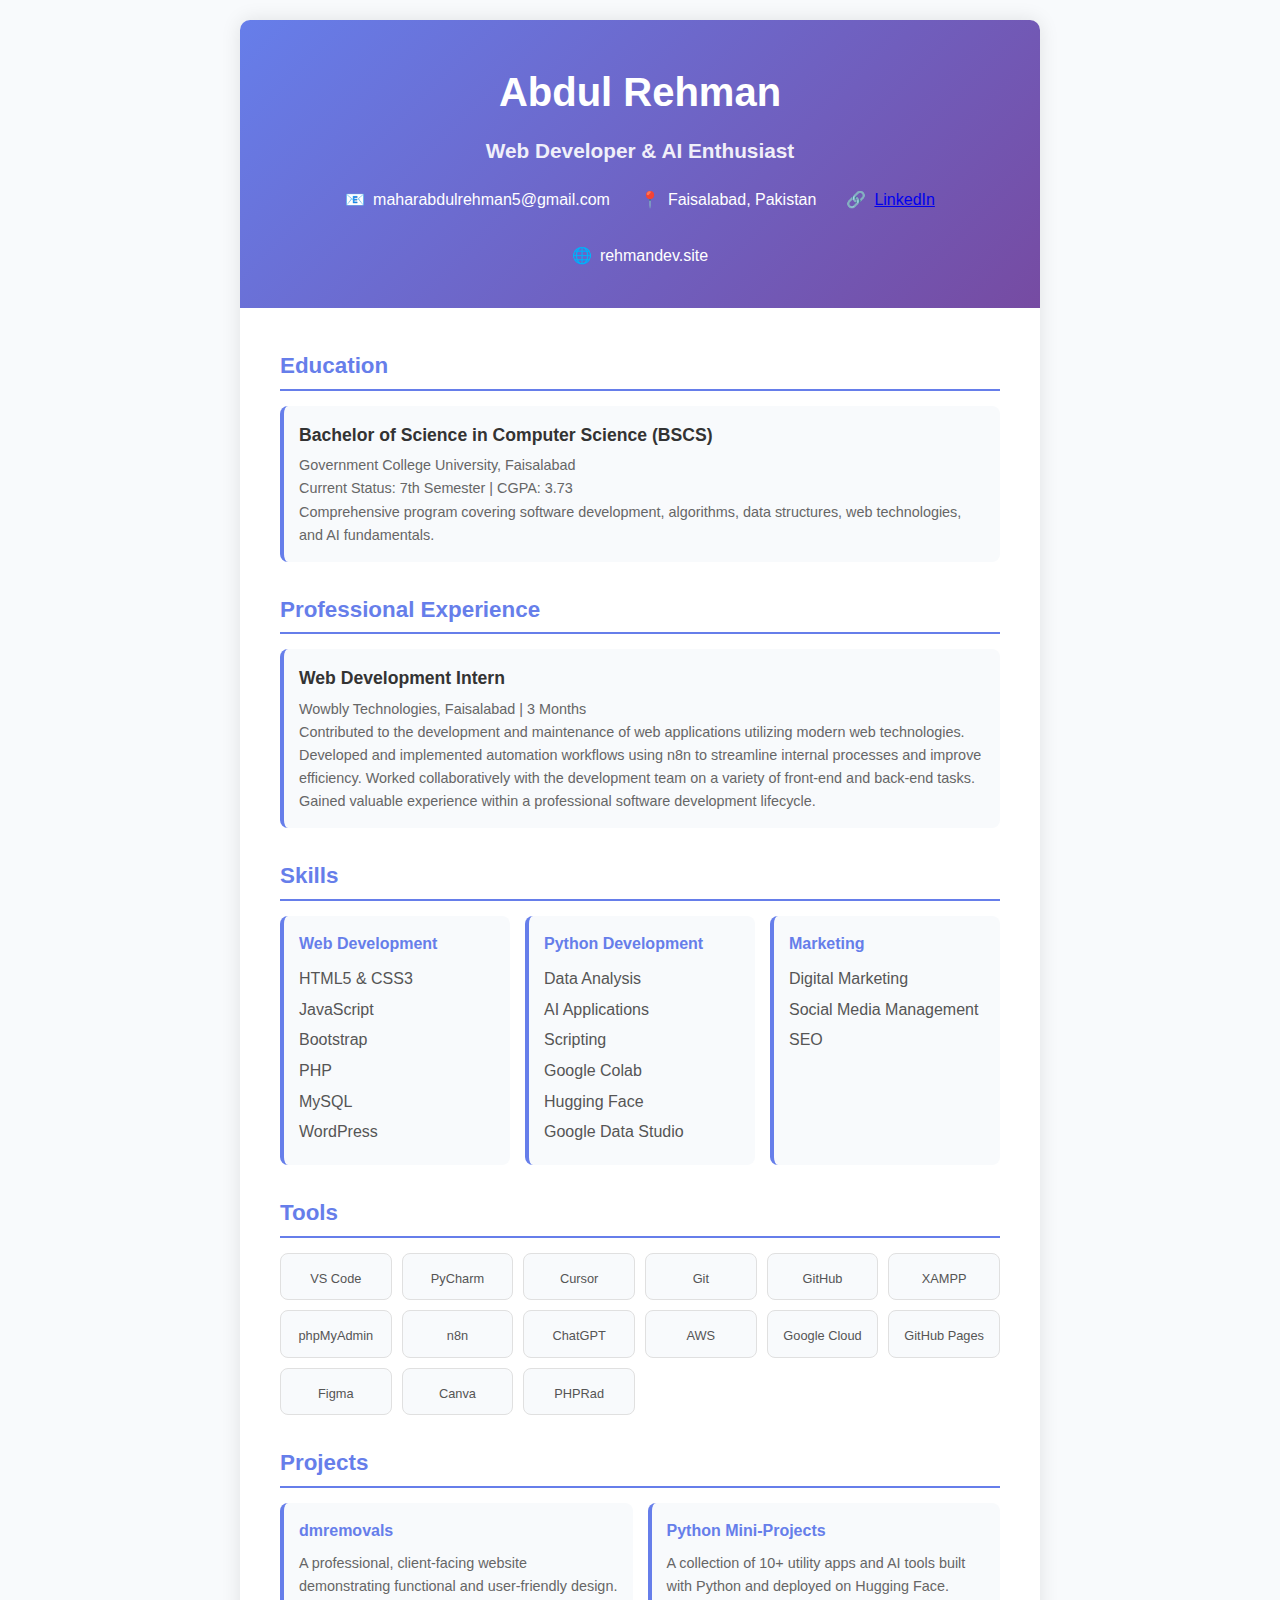
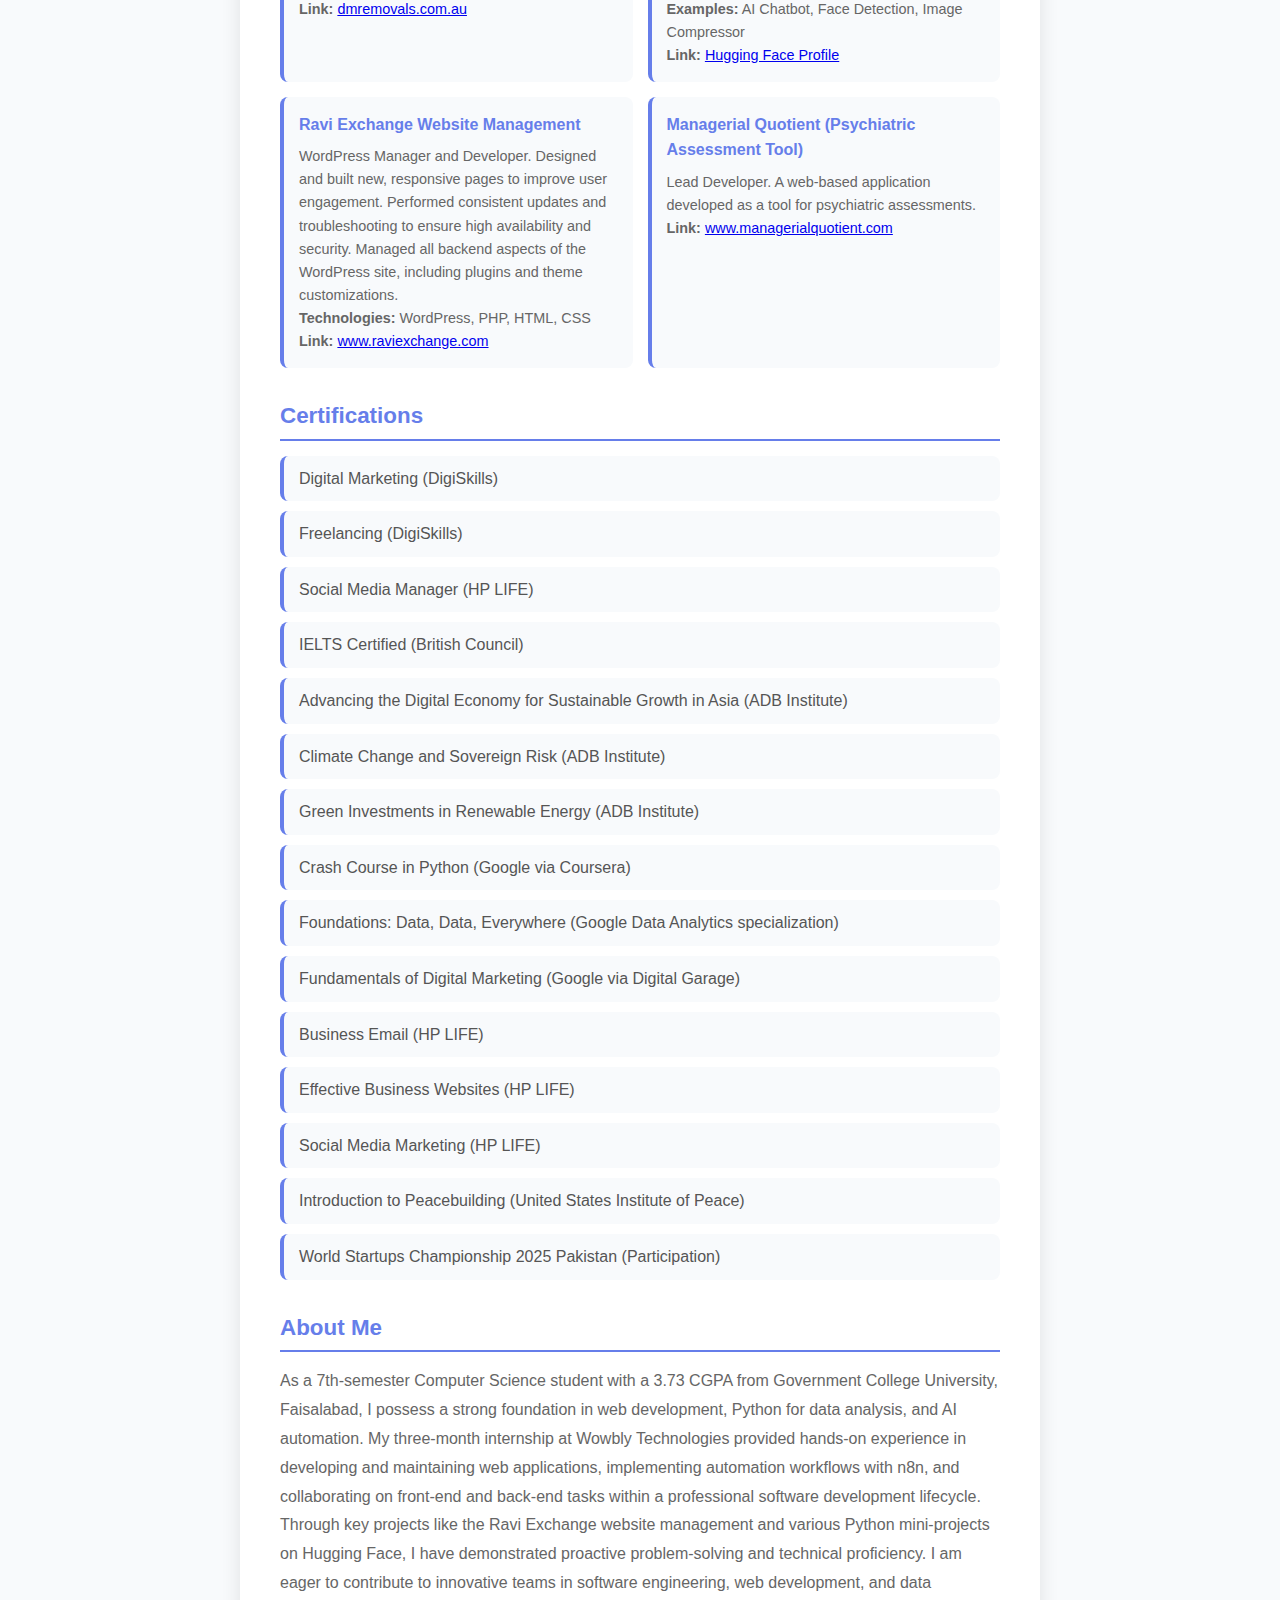
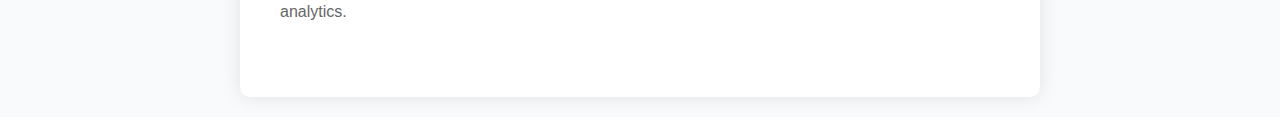
<file: cv.html>
<!DOCTYPE html>
<html lang="en">
<head>
    <meta charset="UTF-8">
    <meta name="viewport" content="width=device-width, initial-scale=1.0">
    <title>Abdul Rehman - CV</title>
    <style>
        * {
            margin: 0;
            padding: 0;
            box-sizing: border-box;
        }
        
        body {
            font-family: 'Arial', sans-serif;
            line-height: 1.6;
            color: #333;
            background: #f8fafc;
        }
        
        .back-button {
            position: fixed;
            top: 20px;
            left: 20px;
            background: linear-gradient(135deg, #667eea, #764ba2);
            color: white;
            border: none;
            padding: 12px 20px;
            border-radius: 8px;
            cursor: pointer;
            font-family: 'Arial', sans-serif;
            font-weight: 600;
            font-size: 14px;
            transition: all 0.3s ease;
            z-index: 1000;
            box-shadow: 0 4px 15px rgba(102, 126, 234, 0.3);
            text-decoration: none;
            display: inline-flex;
            align-items: center;
        }
        
        .back-button:hover {
            background: linear-gradient(135deg, #f093fb, #f5576c);
            transform: translateY(-2px);
            box-shadow: 0 8px 25px rgba(240, 147, 251, 0.4);
        }
        
        .back-button::before {
            content: "←";
            margin-right: 8px;
            font-size: 16px;
        }

        .download-button {
            background: linear-gradient(135deg, #667eea, #764ba2);
            color: white;
            border: none;
            padding: 12px 20px;
            border-radius: 8px;
            cursor: pointer;
            font-family: 'Arial', sans-serif;
            font-weight: 600;
            font-size: 14px;
            transition: all 0.3s ease;
            z-index: 1000;
            box-shadow: 0 4px 15px rgba(102, 126, 234, 0.3);
            text-decoration: none;
            display: inline-flex;
            align-items: center;
            gap: 8px;
        }

        .download-button:hover {
            background: linear-gradient(135deg, #f093fb, #f5576c);
            transform: translateY(-2px);
            box-shadow: 0 8px 25px rgba(240, 147, 251, 0.4);
        }
        
        .cv-container {
            max-width: 800px;
            margin: 20px auto;
            background: white;
            box-shadow: 0 0 20px rgba(0,0,0,0.1);
            border-radius: 10px;
            overflow: hidden;
        }
        
        .header {
            background: linear-gradient(135deg, #667eea, #764ba2);
            color: white;
            padding: 40px;
            text-align: center;
        }
        
        .header h1 {
            font-size: 2.5rem;
            margin-bottom: 10px;
            font-weight: 700;
        }
        
        .header h2 {
            font-size: 1.3rem;
            margin-bottom: 20px;
            opacity: 0.9;
        }
        
        .contact-info {
            display: flex;
            justify-content: center;
            gap: 30px;
            flex-wrap: wrap;
        }
        
        .contact-item {
            display: flex;
            align-items: center;
            gap: 8px;
        }
        
        .content {
            padding: 40px;
        }
        
        .section {
            margin-bottom: 30px;
        }
        
        .section h3 {
            color: #667eea;
            font-size: 1.4rem;
            margin-bottom: 15px;
            border-bottom: 2px solid #667eea;
            padding-bottom: 5px;
        }
        
        .education-item, .experience-item {
            margin-bottom: 20px;
            padding: 15px;
            background: #f8fafc;
            border-radius: 8px;
            border-left: 4px solid #667eea;
        }
        
        .education-item h4, .experience-item h4 {
            color: #333;
            font-size: 1.1rem;
            margin-bottom: 5px;
        }
        
        .education-item p, .experience-item p {
            color: #666;
            font-size: 0.9rem;
        }
        
        .skills-grid {
            display: grid;
            grid-template-columns: repeat(auto-fit, minmax(200px, 1fr));
            gap: 15px;
        }
        
        .skill-category {
            background: #f8fafc;
            padding: 15px;
            border-radius: 8px;
            border-left: 4px solid #667eea;
        }
        
        .skill-category h4 {
            color: #667eea;
            margin-bottom: 10px;
        }
        
        .skill-list {
            list-style: none;
        }
        
        .skill-list li {
            margin-bottom: 5px;
            color: #555;
        }
        
        .projects-grid {
            display: grid;
            grid-template-columns: repeat(auto-fit, minmax(250px, 1fr));
            gap: 15px;
        }
        
        .project-item {
            background: #f8fafc;
            padding: 15px;
            border-radius: 8px;
            border-left: 4px solid #667eea;
        }
        
        .project-item h4 {
            color: #667eea;
            margin-bottom: 8px;
        }
        
        .project-item p {
            color: #666;
            font-size: 0.9rem;
        }
        
        .certifications-list {
            list-style: none;
        }
        
        .certifications-list li {
            background: #f8fafc;
            padding: 10px 15px;
            margin-bottom: 10px;
            border-radius: 8px;
            border-left: 4px solid #667eea;
            color: #555;
        }

        .tools-grid {
            display: grid;
            grid-template-columns: repeat(6, 1fr);
            gap: 10px;
        }

        .tool-item {
            display: flex;
            flex-direction: column;
            align-items: center;
            text-align: center;
            font-size: 0.8rem;
            color: #555;
            padding: 10px;
            background: #f8fafc;
            border-radius: 8px;
            border: 1px solid #e0e0e0;
        }

        .tool-icon {
            margin-bottom: 5px;
        }

        .tool-icon i {
            font-size: 1.5rem;
            color: #667eea;
        }

        .tool-name {
            font-weight: 500;
        }

        .tools-section-grid {
            display: grid;
            grid-template-columns: repeat(6, minmax(100px, 1fr));
            gap: 10px;
        }
        
        @media print {
            body {
                background: white;
            }
            .cv-container {
                box-shadow: none;
                margin: 0;
            }
        }
        
        @media (max-width: 768px) {
            .header {
                padding: 20px;
            }
            .header h1 {
                font-size: 2rem;
            }
            .content {
                padding: 20px;
            }
            .contact-info {
                flex-direction: column;
                gap: 10px;
            }
        }
    </style>
</head>
<body>
    <div class="cv-container">
        <div class="header">
            <h1>Abdul Rehman</h1>
            <h2>Web Developer & AI Enthusiast</h2>
            <div class="contact-info">
                <div class="contact-item">
                    <strong>📧</strong>
                    <span>maharabdulrehman5@gmail.com</span>
                </div>
                <div class="contact-item">
                    <strong>📍</strong>
                    <span>Faisalabad, Pakistan</span>
                </div>
                <div class="contact-item">
                    <strong>🔗</strong>
                    <span><a href="https://www.linkedin.com/in/abdul-rehman-539306171/" target="_blank">LinkedIn</a></span>
                </div>
                <div class="contact-item">
                    <strong>🌐</strong>
                    <span>rehmandev.site</span>
                </div>
            </div>
        </div>
        
        <div class="content">
            <div class="section">
                <h3>Education</h3>
                <div class="education-item">
                    <h4>Bachelor of Science in Computer Science (BSCS)</h4>
                    <p>Government College University, Faisalabad</p>
                    <p>Current Status: 7th Semester | CGPA: 3.73</p>
                    <p>Comprehensive program covering software development, algorithms, data structures, web technologies, and AI fundamentals.</p>
                </div>
            </div>
            
            <div class="section">
                <h3>Professional Experience</h3>
                <div class="experience-item">
                    <h4>Web Development Intern</h4>
                    <p>Wowbly Technologies, Faisalabad | 3 Months</p>
                    <p>Contributed to the development and maintenance of web applications utilizing modern web technologies. Developed and implemented automation workflows using n8n to streamline internal processes and improve efficiency. Worked collaboratively with the development team on a variety of front-end and back-end tasks. Gained valuable experience within a professional software development lifecycle.</p>
                </div>
            </div>
            
            <div class="section">
                <h3>Skills</h3>
                <div class="skills-grid">
                    <div class="skill-category">
                        <h4>Web Development</h4>
                        <ul class="skill-list">
                            <li>HTML5 & CSS3</li>
                            <li>JavaScript</li>
                            <li>Bootstrap</li>
                            <li>PHP</li>
                            <li>MySQL</li>
                            <li>WordPress</li>
                        </ul>
                    </div>
                    <div class="skill-category">
                        <h4>Python Development</h4>
                        <ul class="skill-list">
                            <li>Data Analysis</li>
                            <li>AI Applications</li>
                            <li>Scripting</li>
                            <li>Google Colab</li>
                            <li>Hugging Face</li>
                            <li>Google Data Studio</li>
                        </ul>
                    </div>
                    <div class="skill-category">
                        <h4>Marketing</h4>
                        <ul class="skill-list">
                            <li>Digital Marketing</li>
                            <li>Social Media Management</li>
                            <li>SEO</li>
                        </ul>
                    </div>
                </div>
            </div>

            <div class="section">
                <h3>Tools</h3>
                <div class="tools-section-grid">
                    <div class="tool-item">
                        <div class="tool-icon"><i class="fas fa-code"></i></div>
                        <div class="tool-name">VS Code</div>
                    </div>
                    <div class="tool-item">
                        <div class="tool-icon"><i class="fab fa-python"></i></div>
                        <div class="tool-name">PyCharm</div>
                    </div>
                    <div class="tool-item">
                        <div class="tool-icon"><i class="fas fa-edit"></i></div>
                        <div class="tool-name">Cursor</div>
                    </div>
                    <div class="tool-item">
                        <div class="tool-icon"><i class="fab fa-git-alt"></i></div>
                        <div class="tool-name">Git</div>
                    </div>
                    <div class="tool-item">
                        <div class="tool-icon"><i class="fab fa-github"></i></div>
                        <div class="tool-name">GitHub</div>
                    </div>
                    <div class="tool-item">
                        <div class="tool-icon"><i class="fas fa-server"></i></div>
                        <div class="tool-name">XAMPP</div>
                    </div>
                    <div class="tool-item">
                        <div class="tool-icon"><i class="fas fa-database"></i></div>
                        <div class="tool-name">phpMyAdmin</div>
                    </div>
                    <div class="tool-item">
                        <div class="tool-icon"><i class="fas fa-cogs"></i></div>
                        <div class="tool-name">n8n</div>
                    </div>
                    <div class="tool-item">
                        <div class="tool-icon"><i class="fas fa-comments"></i></div>
                        <div class="tool-name">ChatGPT</div>
                    </div>
                    <div class="tool-item">
                        <div class="tool-icon"><i class="fab fa-aws"></i></div>
                        <div class="tool-name">AWS</div>
                    </div>
                    <div class="tool-item">
                        <div class="tool-icon"><i class="fab fa-google"></i></div>
                        <div class="tool-name">Google Cloud</div>
                    </div>
                    <div class="tool-item">
                        <div class="tool-icon"><i class="fab fa-github"></i></div>
                        <div class="tool-name">GitHub Pages</div>
                    </div>
                    <div class="tool-item">
                        <div class="tool-icon"><i class="fab fa-figma"></i></div>
                        <div class="tool-name">Figma</div>
                    </div>
                    <div class="tool-item">
                        <div class="tool-icon"><i class="fas fa-palette"></i></div>
                        <div class="tool-name">Canva</div>
                    </div>
                    <div class="tool-item">
                        <div class="tool-icon"><i class="fas fa-wrench"></i></div>
                        <div class="tool-name">PHPRad</div>
                    </div>
                </div>
            </div>

            <div class="section">
                <h3>Projects</h3>
                <div class="projects-grid">
                    <div class="project-item">
                        <h4>dmremovals</h4>
                        <p>A professional, client-facing website demonstrating functional and user-friendly design.</p>
                        <p><strong>Link:</strong> <a href="https://www.dmremovals.com.au" target="_blank">dmremovals.com.au</a></p>
                    </div>
                    <div class="project-item">
                        <h4>Python Mini-Projects</h4>
                        <p>A collection of 10+ utility apps and AI tools built with Python and deployed on Hugging Face.</p>
                        <p><strong>Examples:</strong> AI Chatbot, Face Detection, Image Compressor</p>
                        <p><strong>Link:</strong> <a href="https://huggingface.co/Rehman82" target="_blank">Hugging Face Profile</a></p>
                    </div>
                    <div class="project-item">
                        <h4>Ravi Exchange Website Management</h4>
                        <p>WordPress Manager and Developer. Designed and built new, responsive pages to improve user engagement. Performed consistent updates and troubleshooting to ensure high availability and security. Managed all backend aspects of the WordPress site, including plugins and theme customizations.</p>
                        <p><strong>Technologies:</strong> WordPress, PHP, HTML, CSS</p>
                        <p><strong>Link:</strong> <a href="https://www.raviexchange.com" target="_blank">www.raviexchange.com</a></p>
                    </div>
                    <div class="project-item">
                        <h4>Managerial Quotient (Psychiatric Assessment Tool)</h4>
                        <p>Lead Developer. A web-based application developed as a tool for psychiatric assessments.</p>
                        <p><strong>Link:</strong> <a href="https://www.managerialquotient.com" target="_blank">www.managerialquotient.com</a></p>
                    </div>
                </div>
            </div>
            
            <div class="section">
                <h3>Certifications</h3>
                <ul class="certifications-list">
                    <li>Digital Marketing (DigiSkills)</li>
                    <li>Freelancing (DigiSkills)</li>
                    <li>Social Media Manager (HP LIFE)</li>
                    <li>IELTS Certified (British Council)</li>
                    <li>Advancing the Digital Economy for Sustainable Growth in Asia (ADB Institute)</li>
                    <li>Climate Change and Sovereign Risk (ADB Institute)</li>
                    <li>Green Investments in Renewable Energy (ADB Institute)</li>
                    <li>Crash Course in Python (Google via Coursera)</li>
                    <li>Foundations: Data, Data, Everywhere (Google Data Analytics specialization)</li>
                    <li>Fundamentals of Digital Marketing (Google via Digital Garage)</li>
                    <li>Business Email (HP LIFE)</li>
                    <li>Effective Business Websites (HP LIFE)</li>
                    <li>Social Media Marketing (HP LIFE)</li>
                    <li>Introduction to Peacebuilding (United States Institute of Peace)</li>
                    <li>World Startups Championship 2025 Pakistan (Participation)</li>
                </ul>
            </div>
            
            <div class="section">
                <h3>About Me</h3>
                <p style="color: #666; line-height: 1.8;">
                    As a 7th-semester Computer Science student with a 3.73 CGPA from Government College University, Faisalabad, I possess a strong foundation in web development, Python for data analysis, and AI automation. My three-month internship at Wowbly Technologies provided hands-on experience in developing and maintaining web applications, implementing automation workflows with n8n, and collaborating on front-end and back-end tasks within a professional software development lifecycle. Through key projects like the Ravi Exchange website management and various Python mini-projects on Hugging Face, I have demonstrated proactive problem-solving and technical proficiency. I am eager to contribute to innovative teams in software engineering, web development, and data analytics.
                </p>
            </div>
        </div>
    </div>
</body>
</html>
</file>
